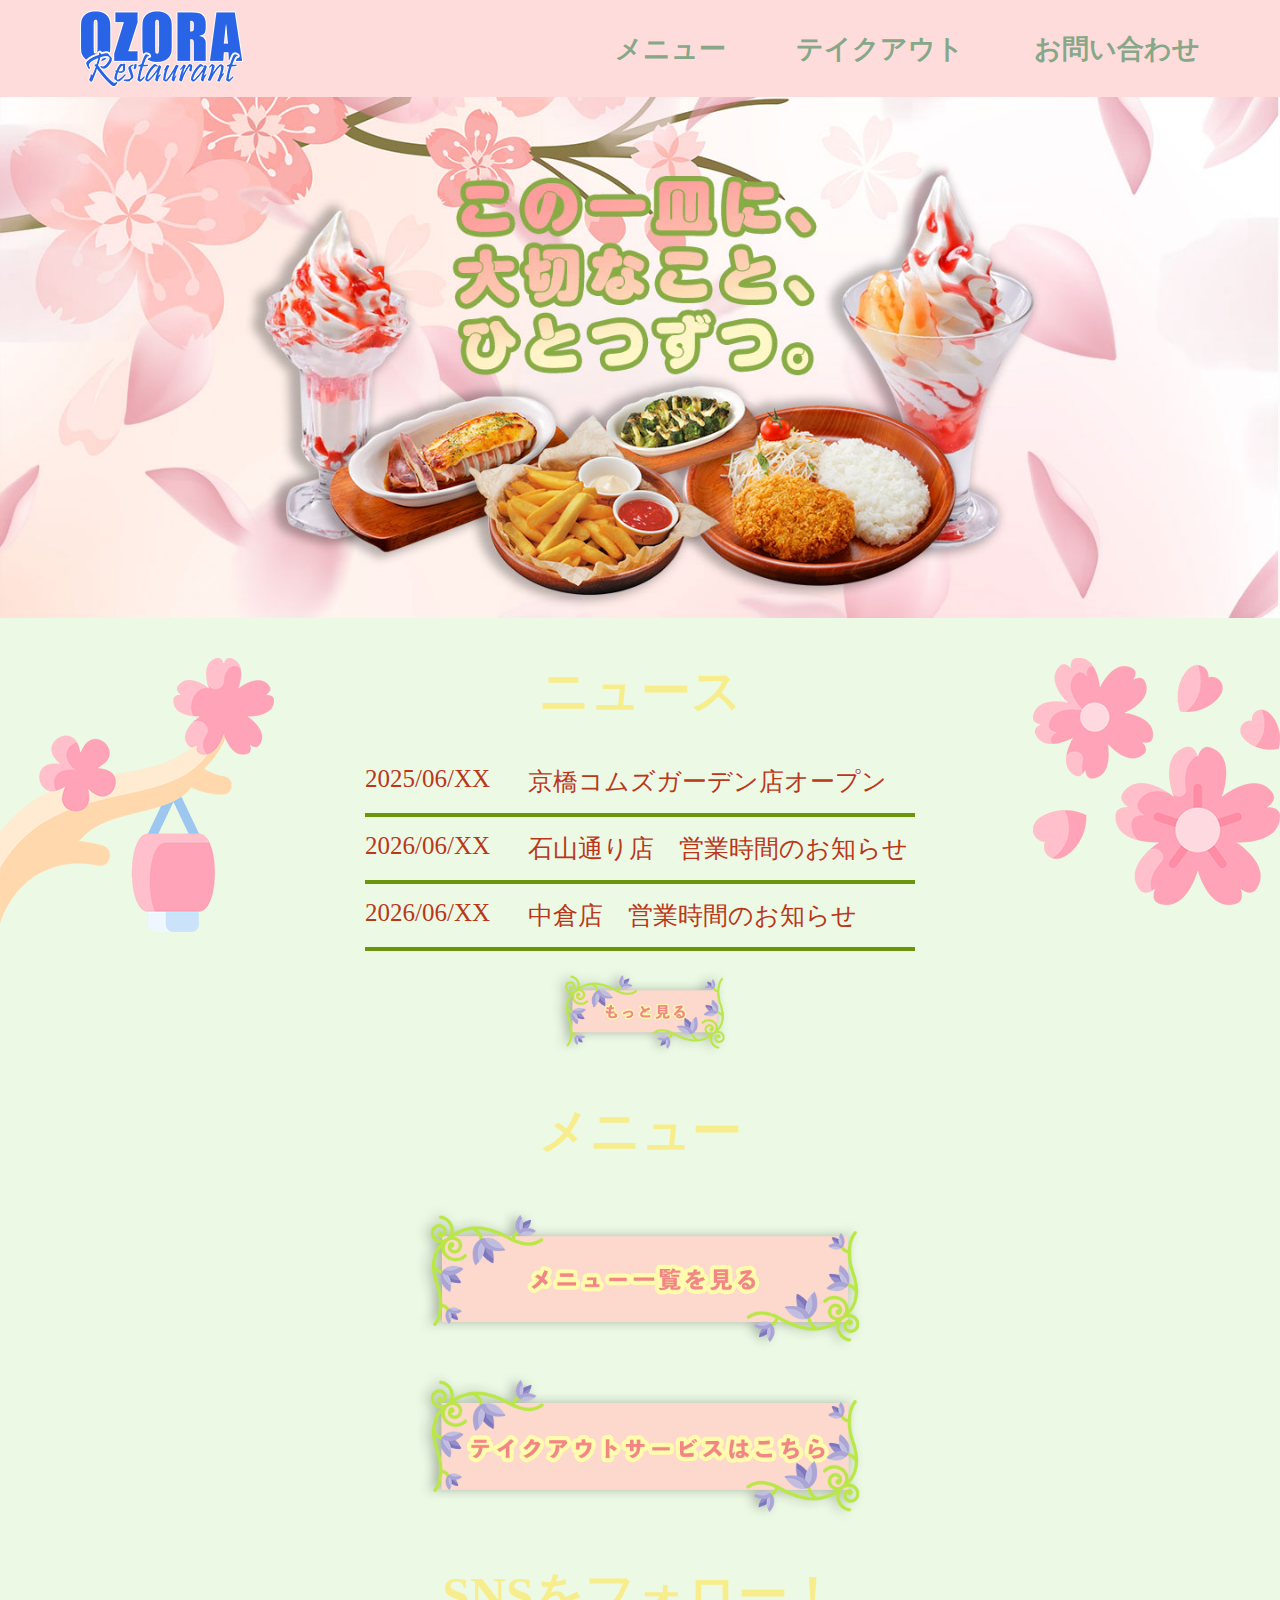
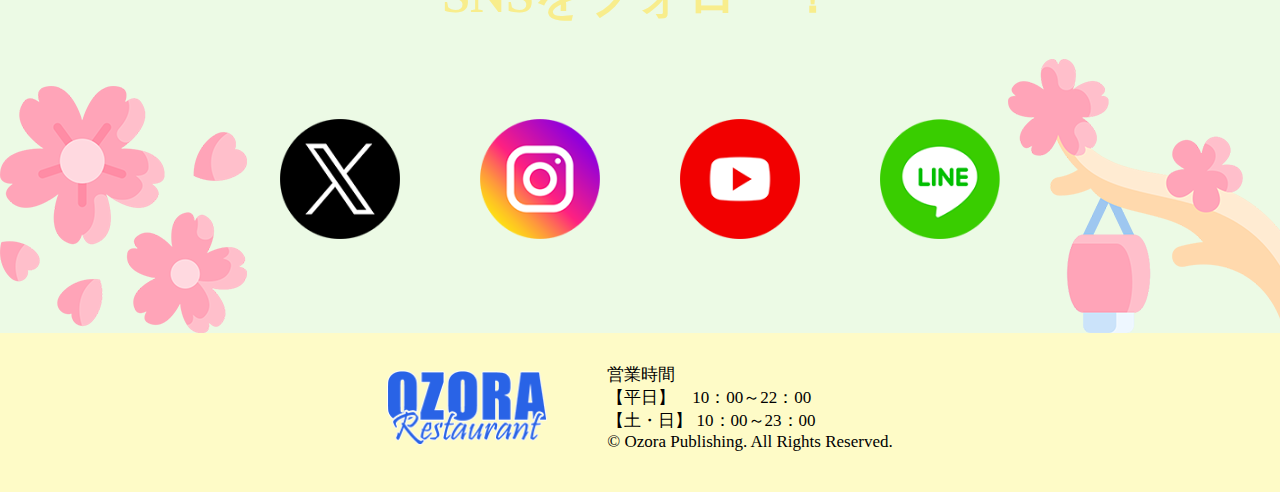
<file: index.html>
<!DOCTYPE html>
<html lang="en">
  <head>
    <meta charset="UTF-8" />
    <meta name="viewport" content="width=device-width, initial-scale=1.0" />
    <title>Ozora Restaurant</title>
    <link rel="stylesheet" href="restoran.css" />
  </head>
    <div id="top">
      <img src="IMG/logo.png" alt="" />
      <ul id="navigasi">
        <li><a href="menu.html">メニュー</a></li>
        <li><a href="takeout.html">テイクアウト</a></li>
        <li><a href="form.html">お問い合わせ</a></li>
      </ul>
    </div>
    <div id="banner">
      <img src="IMG/images/banner_02.jpg" alt="" />
    </div>
    <div id="news">
      <p id="judul">ニュース</p>
      <div id="teksberita">
        <a href="#">2025/06/XX<span>___</span>京橋コムズガーデン店オープン</a>
        <a href="#">2026/06/XX<span>___</span>石山通り店　営業時間のお知らせ</a>
        <a href="#">2026/06/XX<span>___</span>中倉店　営業時間のお知らせ</a>
      </div>
      <a href="#"><img src="IMG/BUTTON NEWS.png" alt="" class="tombol"/></a>
    </div>
    <div id="menusatulagi">
      <p id="judul">メニュー</p>
      <a href="menu.html"><img src="IMG/BUTTON MENU 1.png" alt="" class="tombol"/></a><br />
      <a href="takeout.html"><img src="IMG/BUTTON MENU 2.png" alt="" class="tombol"/></a>
    </div>
    <div id="sns">
      <p id="judul">SNSをフォロー！</p>
      <ul id="ikon_sns">
        <li>
          <a href="https://x.com/"
            ><img src="IMG/SNSアイコン/twitter.png" alt=""
          /></a>
        </li>
        <li>
          <a href="https://instagram.com/"
            ><img src="IMG/SNSアイコン/instagram.png" alt=""
          /></a>
        </li>
        <li>
          <a href="https://youtube.com/"
            ><img src="IMG/SNSアイコン/youtube.png" alt=""
          /></a>
        </li>
        <li>
          <a href="https://line.com/"
            ><img src="IMG/SNSアイコン/line.png" alt=""
          /></a>
        </li>
      </ul>
    </div>
    <div id="footer">
      <img src="IMG/logo.png" alt="" />
      <p>
        営業時間<br />
        【平日】　10：00～22：00<br />
        【土・日】 10：00～23：00<br />
        © Ozora Publishing. All Rights Reserved.
      </p>
    </div>
  </body>
</html>
</file>
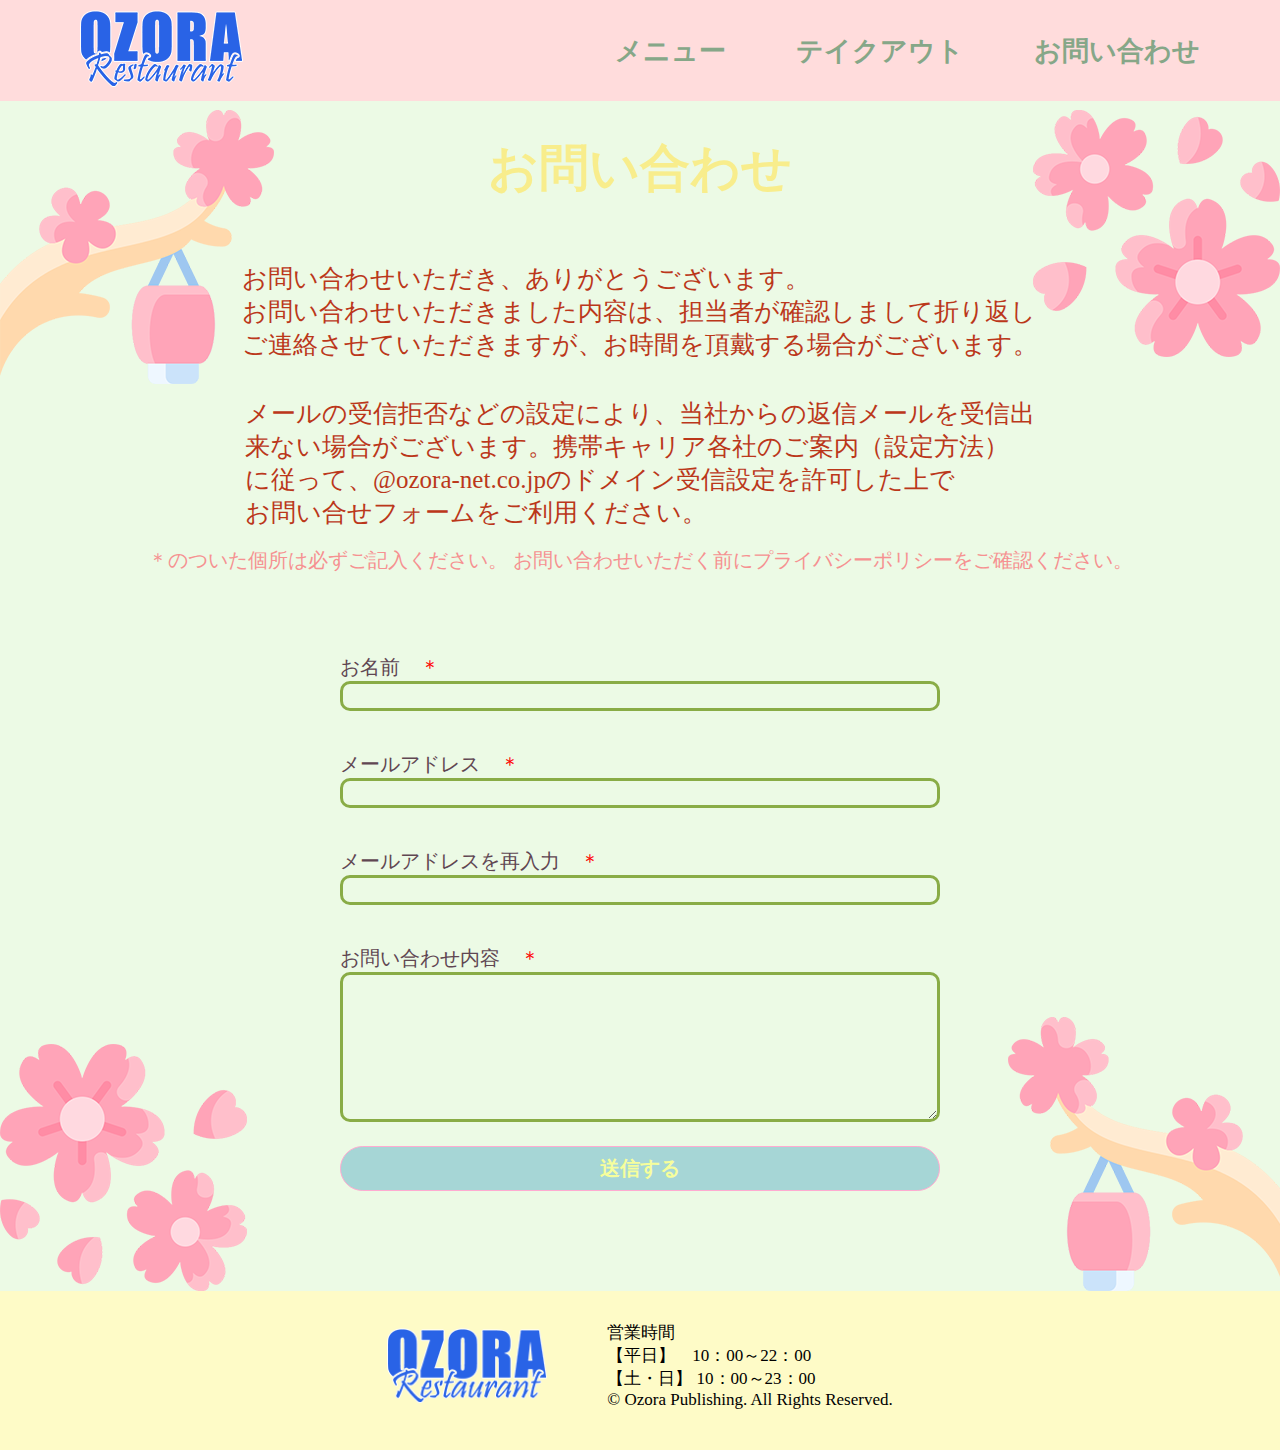
<file: form.html>
<!DOCTYPE html>
<html lang="en">
  <head>
    <meta charset="UTF-8" />
    <meta name="viewport" content="width=device-width, initial-scale=1.0" />
    <title>Ozora Restaurant</title>
    <link rel="stylesheet" href="form.css" />
  </head>
  <body>
    <div id="top">
      <a href="index.html"><img src="IMG/logo.png" alt="" /></a>
      <ul id="navigasi">
        <li><a href="menu.html">メニュー</a></li>
        <li><a href="takeout.html">テイクアウト</a></li>
        <li><a href="form.html">お問い合わせ</a></li>
      </ul>
    </div>
    <div id="isiteks">
      <h2>お問い合わせ</h2>
      <p class="ingfo">
        お問い合わせいただき、ありがとうございます。<br>
        お問い合わせいただきました内容は、担当者が確認しまして折り返し<br>ご連絡させていただきますが、お時間を頂戴する場合がございます。
      </p><br><br>
      <p class="ingfo">
        メールの受信拒否などの設定により、当社からの返信メールを受信出<br>来ない場合がございます。携帯キャリア各社のご案内（設定方法）<br>に従って、@ozora-net.co.jpのドメイン受信設定を許可した上で<br>お問い合せフォームをご利用ください。
      </p><br>
      <p id="bintang">
        ＊のついた個所は必ずご記入ください。
        お問い合わせいただく前にプライバシーポリシーをご確認ください。
      </p>
    </div>
    <div id="form">
        <form>
            <label for="name">お名前<span>　＊</span></label><br>
            <input type="text"><br>
            <label for="email">メールアドレス<span>　＊</span></label><br>
            <input type="email" name="" id=""><br>
            <label for="text">メールアドレスを再入力<span>　＊</span></label><br>
            <input type="text"><br>
            <label for="text">お問い合わせ内容<span>　＊</span></label><br>
            <textarea name="textarea" id="textarea" rows="6" cols="50"></textarea><br>
            <button type="button">送信する</button>
        </form>
    </div>
    <div id="footer">
        <img src="IMG/logo.png" alt="" />
      <p>
        営業時間<br />
        【平日】　10：00～22：00<br />
        【土・日】 10：00～23：00<br />
        © Ozora Publishing. All Rights Reserved.
      </p>
    </div>
  </body>
</html>
</file>
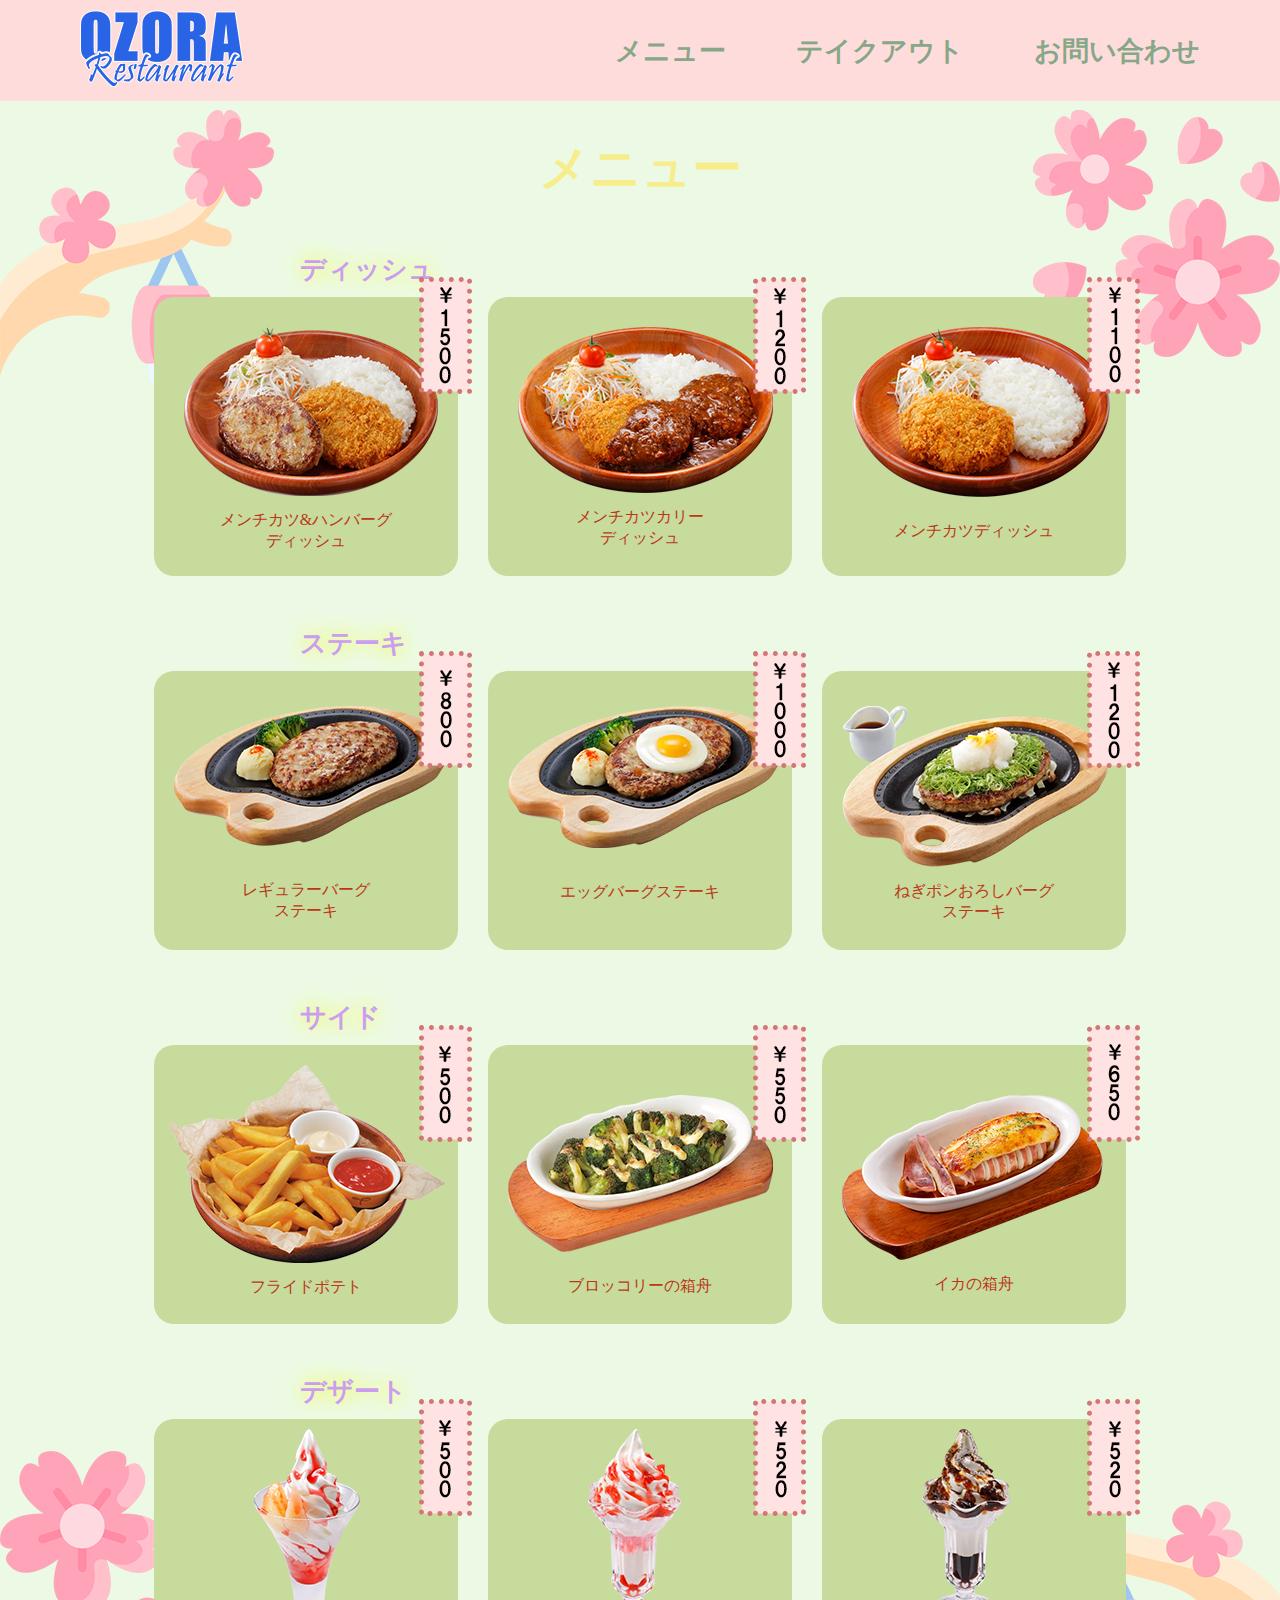
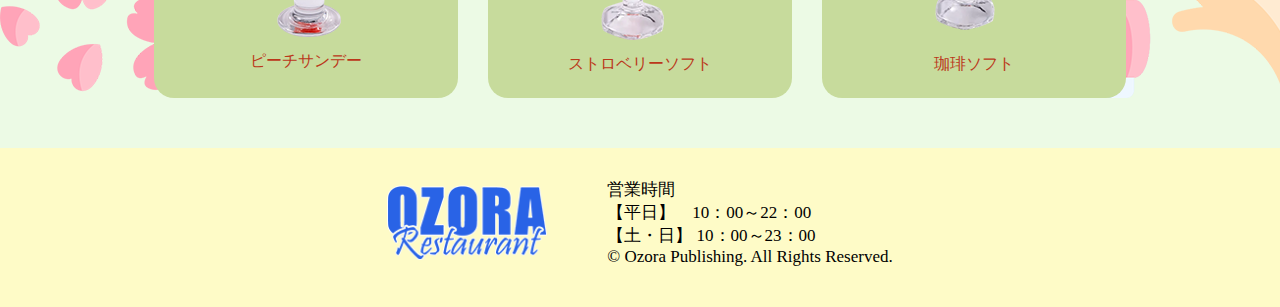
<file: menu.html>
<!DOCTYPE html>
<html lang="en">
  <head>
    <meta charset="UTF-8" />
    <meta name="viewport" content="width=device-width, initial-scale=1.0" />
    <title>Ozora Restaurant</title>
    <link rel="stylesheet" href="menu.css" />
  </head>
  <body>
    <div id="top">
      <a href="index.html"><img src="IMG/logo.png" alt="" /></a>
      <ul id="navigasi">
        <li><a href="menu.html">メニュー</a></li>
        <li><a href="takeout.html">テイクアウト</a></li>
        <li><a href="form.html">お問い合わせ</a></li>
      </ul>
    </div>
    <div id="makanan">
        <h2>メニュー</h2>
        <p class="kategori">ディッシュ</p>
        <div>
            <ul>
              <li id="ab">
                <img class="harga" src="IMG/harga/1500.png" alt="">
                <img class="katsu" src="IMG/メニュー/メンチカツ&ハンバーグディッシュ.png" alt="">
                <p class="tulisan">メンチカツ&ハンバーグ<br>ディッシュ</p>
              </li>
              <li id="cd">
                <img class="harga" src="IMG/harga/1200.png" alt="">
                <img class="katsu" src="IMG/メニュー/メンチカツカリーディッシュ.png" alt="">
                <p class="tulisan">メンチカツカリー<br>ディッシュ</p>
              </li>
              <li id="ef">
                <img class="harga" src="IMG/harga/1100.png" alt="">
                <img class="katsu" src="IMG/メニュー/メンチカツディッシュ.png" alt="">
                <p class="tulisann">メンチカツディッシュ</p>
              </li>
            </ul>
        </div>
    </div>
    <div id="steak">
      <p class="kategori">ステーキ</p>
      <ul>
        <li id="gh">
          <img class="harga" src="IMG/harga/800.png" alt="">
          <img class="daging" src="IMG/メニュー/レギュラーバーグステーキ.png" alt="">
          <p class="tulisannn">レギュラーバーグ<br>ステーキ</p>
        </li>
        <li id="ij">
          <img class="harga" src="IMG/harga/1000.png" alt="">
          <img class="daging" src="IMG/メニュー/エッグバーグステーキ.png" alt="">
          <p class="tulisannn">エッグバーグステーキ</p>
        </li>
        <li id="kl">
          <img class="harga" src="IMG/harga/1200.png" alt="">
          <img class="daging" src="IMG/メニュー/ねぎポンおろしバーグステーキ.png" alt="">
          <p class="tulisan">ねぎポンおろしバーグ<br>ステーキ</p>
        </li>
      </ul>
    </div>
    <div id="snack">
      <p class="kategori">サイド</p>
      <ul>
        <li id="mn">
          <img class="harga" src="IMG/harga/500.png" alt="">
          <img class="kentang" src="IMG/メニュー/びっくりフライドポテト.png" alt="">
          <p class="tulisan">フライドポテト</p>
        </li>
        <li id="op">
          <img class="harga" src="IMG/harga/550.png" alt="">
          <img class="side" src="IMG/メニュー/ブロッコリーの箱舟.png" alt="">
          <p class="tulisann">ブロッコリーの箱舟</p>
        </li>
        <li id="qr">
          <img class="harga" src="IMG/harga/650.png" alt="">
          <img class="side" src="IMG/メニュー/イカの箱舟.png" alt="">
          <p class="tulisan">イカの箱舟</p>
        </li>
      </ul>
    </div>
    <div id="minuman">
      <p class="kategori">デザート</p>
      <ul>
        <li id="st">
          <img class="harga" src="IMG/harga/500.png" alt="">
          <img class="parfait" src="IMG/メニュー/ピーチサンデー.png" alt="">
          <p class="tulisan">ピーチサンデー</p>
        </li>
        <li id="uv">
          <img class="harga" src="IMG/harga/520.png" alt="">
          <img class="parfait" src="IMG/メニュー/ストロベリーソフト.png" alt="">
          <p class="tulisan">ストロベリーソフト</p>
        </li>
        <li id="xyz">
          <img class="harga" src="IMG/harga/520.png" alt="">
          <img class="parfait" src="IMG/メニュー/珈琲ソフト.png" alt="">
          <p class="tulisann">珈琲ソフト</p>
        </li>
      </ul>
    </div>
    <div id="footer">
        <img src="IMG/logo.png" alt="" />
      <p>
        営業時間<br />
        【平日】　10：00～22：00<br />
        【土・日】 10：00～23：00<br />
        © Ozora Publishing. All Rights Reserved.
      </p>
    </div>
  </body>
</html>
</file>
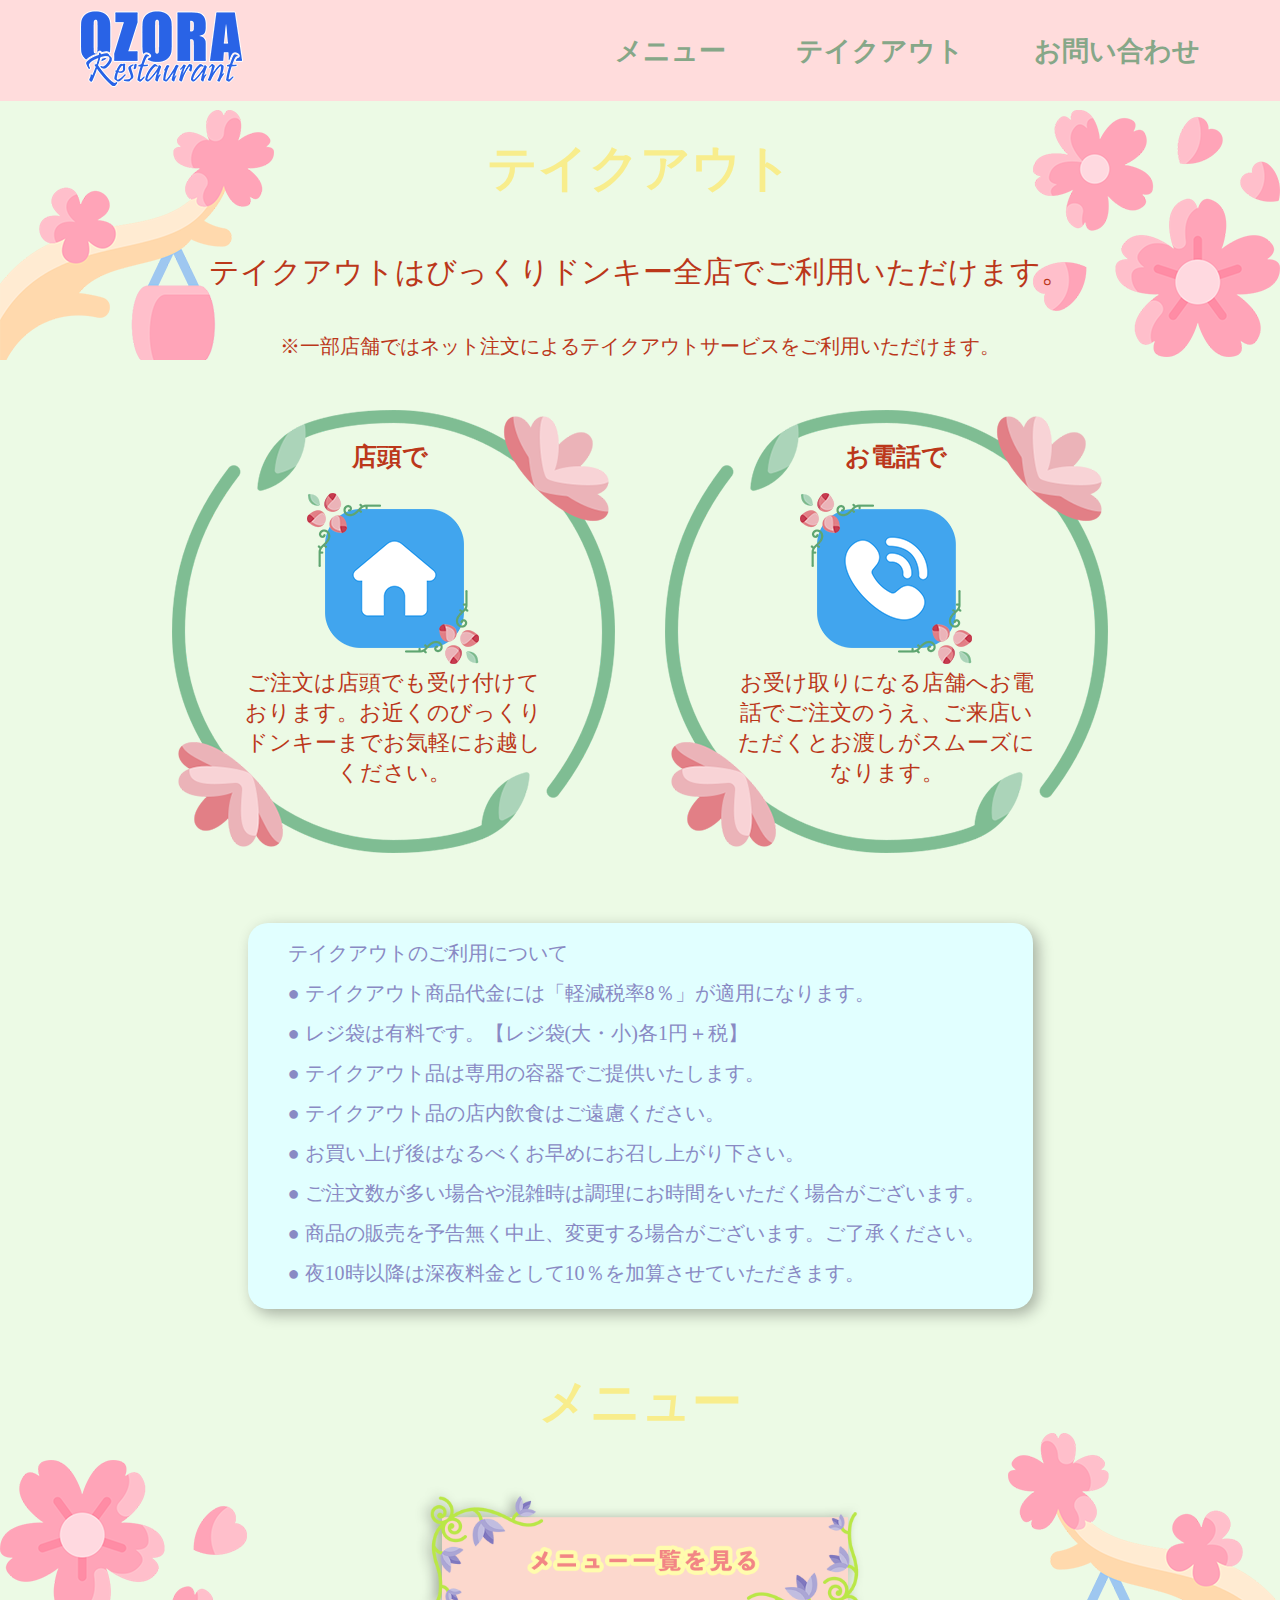
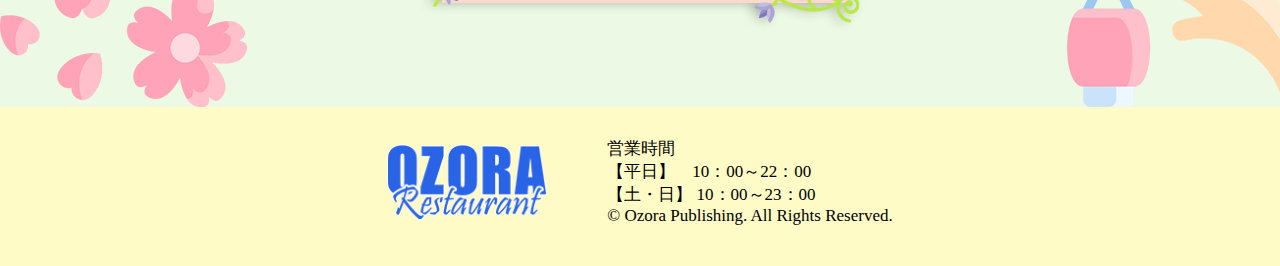
<file: takeout.html>
<!DOCTYPE html>
<html lang="en">
  <head>
    <meta charset="UTF-8" />
    <meta name="viewport" content="width=device-width, initial-scale=1.0" />
    <title>Ozora Restaurant</title>
    <link rel="stylesheet" href="takeout.css" />
  </head>
  <body>
    <div id="top">
      <a href="index.html"><img src="IMG/logo.png" alt="" /></a>
      <ul id="navigasi">
        <li><a href="menu.html">メニュー</a></li>
        <li><a href="takeout.html">テイクアウト</a></li>
        <li><a href="form.html">お問い合わせ</a></li>
      </ul>
    </div>
    <div id="tulisan">
      <h2>テイクアウト</h2>
      <p id="atas">テイクアウトはびっくりドンキー全店でご利用いただけます。</p>
      <p id="bintang">
        ※一部店舗ではネット注文によるテイクアウトサービスをご利用いただけます。
      </p>
    </div>
    <div id="bingkai">
      <ul>
        <li>
          <p class="pendek">店頭で</p>
          <img src="IMG/home.png" alt="" />
          <p class="bawah">
            ご注文は店頭でも受け付けて<br>おります。お近くのびっくり<br>ドンキーまでお気軽にお越し<br>ください。
          </p>
        </li>
        <li>
          <p class="pendek">お電話で</p>
          <img src="IMG/phone.png" alt="" />
          <p class="bawah">
            お受け取りになる店舗へお電<br>話でご注文のうえ、ご来店い<br>ただくとお渡しがスムーズに<br>なります。
          </p>
        </li>
      </ul>
    </div>
    <div id="teks">
      <p id="judul">テイクアウトのご利用について</p>
      <p id="isinya">
        ● テイクアウト商品代金には「軽減税率8％」が適用になります。 <br>●
        レジ袋は有料です。【レジ袋(大・小)各1円＋税】 <br>●
        テイクアウト品は専用の容器でご提供いたします。 <br>●
        テイクアウト品の店内飲食はご遠慮ください。 <br>●
        お買い上げ後はなるべくお早めにお召し上がり下さい。 <br>●
        ご注文数が多い場合や混雑時は調理にお時間をいただく場合がございます。 <br>●
        商品の販売を予告無く中止、変更する場合がございます。ご了承ください。 <br>●
        夜10時以降は深夜料金として10％を加算させていただきます。
      </p>
    </div>
    <div id="menu">
      <h2>メニュー</h2>
      <a href="menu.html"><img src="IMG/BUTTON MENU 1.png" alt="" /></a>
    </div>
    <div id="footer">
      <img src="IMG/logo.png" alt="" />
      <p>
        営業時間<br />
        【平日】　10：00～22：00<br />
        【土・日】 10：00～23：00<br />
        © Ozora Publishing. All Rights Reserved.
      </p>
    </div>
  </body>
</html>
</file>
<file: restoran.css>
* {
    margin: 0;
    padding: 0;
    box-sizing: border-box;
}

body {
    background-color: #ecfae5;
}

#top {
    background-color: #ffdcdc;
    background-position: top;
    padding: 10px 80px 10px;
    margin-bottom: 50px;
    display: flex;
    justify-content: space-between;
    align-items: center;
    position: fixed;
    z-index: 999;
    width: 100%;
    top: 0;
}

#navigasi {
    display: flex;
    list-style: none;
    gap: 70px;
}

#navigasi a {
    font-size: 27px;
    color: #86a788;
    text-decoration: none;
    font-weight: bold;
    transition: all 0.3s ease;
}

#navigasi a:hover {
    text-shadow: 2px 2px 5px rgba(0, 0, 0, 0.3);
    transform: scale(1.05);
}

#navigasi img {
    width: 120px;
    height: auto;
}

#banner {
    margin: 0 auto;
    padding-top: 145px;
}

#banner img {
    width: 100%;
    height: auto;
    display: block;
    margin-top: -50px;
}

#news {
    background-image: url(IMG/lampion\ atas.png), url(IMG/sakura\ atas.png);
    background-position: left top, right top;
    background-repeat: no-repeat, no-repeat;
}

#news a {
    justify-content: center;
    display: flex;
}

#news img {
    width: 180px;
}

#judul {
    font-size: 50px;
    font-weight: bold;
    text-align: center;
    color: #f8ed8c;
    margin-top: 40px;
    margin-bottom: 40px;
}

#teksberita {
    font-size: 25px;
    text-align: left;
    width: 550px;
    margin: 0 auto;
    
}

#teksberita a {
    justify-content: left;
    color: #bb371a;
    text-decoration: none;
    border-bottom: solid 4px #6a960c;
    padding-bottom: 15px;
    margin-bottom: 15px;
}

#teksberita a:hover {
    color: #ffa989;
}

span {
    color: #ecfae5;
}

#menusatulagi a {
    display: flex;
    justify-content: center;
}

#menusatulagi img {
    width: 450px;
}

.tombol:hover {
    transform: scale(1.05);
}

#sns {
    background-image: url(IMG/sakuran\ bawah.png), url(IMG/lampion\ bawah.png);
    background-position: left bottom, right bottom;
    background-repeat: no-repeat, no-repeat;
}

#ikon_sns {
    display: flex;
    list-style: none;
    gap: 80px;
    justify-content: center;
}

#ikon_sns img {
    width: 120px;
    margin-top: 50px;
    margin-bottom: 90px;
}

#ikon_sns img:hover {
    transform: rotate(3deg);
}

#footer {
    background-color: #fefbc7;
    background-position: bottom;
    display: flex;
    align-items: center;
    gap: 60px;
    padding: 30px 80px 40px;
    justify-content: center;
}

#footer img {
    width: 160px;
}

#footer p {
    font-size: 17px;
}
</file>
<file: form.css>
* {
    margin: 0;
    padding: 0;
    box-sizing: border-box;
}

body {
    background-color: #ecfae5;
}

#top {
    background-color: #ffdcdc;
    background-position: top;
    padding: 10px 80px 10px;
    margin-bottom: 30px;
    display: flex;
    justify-content: space-between;
    align-items: center;
    position: fixed;
    z-index: 999;
    width: 100%;
    top: 0;
}

#navigasi {
    display: flex;
    list-style: none;
    gap: 70px;
}

#navigasi a {
    font-size: 27px;
    color: #86a788;
    font-weight: bold;
    text-decoration: none;
    transition: all 0.3s ease;
}

#navigasi a:hover {
    text-shadow: 2px 2px 5px rgba(0, 0, 0, 0.3);
    transform: scale(1.05);
}

#navigasi img {
    width: 120px;
    height: auto;
}

#isiteks {
    background-image: url(IMG/lampion\ atas.png), url(IMG/sakura\ atas.png);
    background-position: left top, right top;
    background-repeat: no-repeat, no-repeat;
    padding-top: 25px;
    margin-top: 110px;
}

h2 {
    display: flex;
    justify-content: center;
    font-size: 50px;
    color: #f8ed8c;
    margin-bottom: 60px;
}

.ingfo {
    display: flex;
    justify-content: center;
    text-align: justify;
    font-size: 25px;
    color: #bb371a;
}

#bintang {
    display: flex;
    justify-content: center;
    text-align: left ;
    font-size: 20px;
    color: #f69191;
    margin-bottom: 80px;
}

#form {
    background-image: url(IMG/sakuran\ bawah.png), url(IMG/lampion\ bawah.png);
    background-position: left bottom, right bottom;
    background-repeat: no-repeat, no-repeat;
}

form {
    width: 600px;
    margin: 0 auto;   
}

span {
    color: #ff0000;
}

label {
    font-size: 20px;
    color: #604652;
}

input {
    width: 600px;
    height: 30px;
    margin-bottom: 40px;
    border: 3px solid #89ac46;
    border-radius: 10px;
    background-color: #ecfae5;
}

textarea {
    width: 600px;
    height: 150px;
    margin-bottom: 20px;
    border: 3px solid #89ac46;
    border-radius: 10px;
    background-color: #ecfae5;
}

button {
    height: 45px;
    width: 600px;
    background-color: #a6d6d6;
    font-size: 20px;
    color: #f6fe9c;
    margin-bottom: 100px;
    font-weight: bold;
    border-radius: 50px;
    border: 1px solid #ffabd1;
    cursor: pointer;
}

button:hover {
    background-color: #bceaea;
}

#footer {
    background-color: #fefbc7;
    background-position: bottom;
    display: flex;
    align-items: center;
    gap: 60px;
    padding: 30px 80px 40px;
    justify-content: center;
}

#footer img {
    width: 160px;
}

#footer p {
    font-size: 17px;
}
</file>
<file: menu.css>
* {
    margin: 0;
    padding: 0;
    box-sizing: border-box;
}

body {
    background-color: #ecfae5;
}

#top {
    background-color: #ffdcdc;
    background-position: top;
    padding: 10px 80px 10px;
    margin-bottom: 50px;
    display: flex;
    justify-content: space-between;
    align-items: center;
    position: fixed;
    z-index: 999;
    width: 100%;
    top: 0;
}

#navigasi {
    display: flex;
    list-style: none;
    gap: 70px;
}

#navigasi a {
    font-size: 27px;
    color: #86a788;
    text-decoration: none;
    font-weight: bold;
    transition: all 0.3s ease;
}

#navigasi a:hover {
    text-shadow: 2px 2px 5px rgba(0, 0, 0, 0.3);
    transform: scale(1.05);
}

#navigasi img {
    width: 120px;
}

#makanan {
    background-image: url(IMG/lampion\ atas.png), url(IMG/sakura\ atas.png);
    background-position: left top, right top;
    background-repeat: no-repeat, no-repeat;
    margin-top: 110px;
    padding-top: 25px;
}

h2 {
    display: flex;
    justify-content: center;
    font-size: 50px;
    font-weight: bold;
    color: #f8ed8c;
    margin-bottom: 50px;
}

.tulisan {
    text-align: center;
    color: #bb371a;
    margin-top: 10px;
}

.tulisann {
    text-align: center;
    color: #bb371a;
    margin-top: 20px;
}

.tulisannn {
    text-align: center;
    color: #bb371a;
    margin-top: 30px;
}

#makanan ul {
    display: flex;
    list-style: none;
    gap: 30px;
    justify-content: center;
    margin-bottom: 50px;
}

.kategori {
    font-weight: bold;
    font-size: 26px;
    color: #cb9df0;
    margin-left: 300px;
    margin-bottom: 10px;
    text-shadow: 0 0 20px #f6ff00;
}

.harga {
    position: absolute;
    margin-left: 265px;
    margin-top: -20px;
}

.katsu {
    margin-left: 30px;
    margin-top: 30px;
}

.daging {
    margin-left: 20px;
    margin-top: 35px;
}

.kentang {
    margin-left: 15px;
    margin-top: 20px;
}

.side {
    margin-left: 20px;
    margin-top: 50px;
}

.parfait {
      margin-left: 100px;
      margin-top: 10px;
} 

#ab {
    background-color: #c7db9c;
    width: 304px;
    height: 279px;
    border-radius: 20px;
}

#cd {
    background-color: #c7db9c;
    width: 304px;
    height: 279px;
    border-radius: 20px;
}

#ef {
    background-color: #c7db9c;
    width: 304px;
    height: 279px;
    border-radius: 20px;
}

#steak ul {
    display: flex;
    justify-content: center;
    gap: 30px;
    list-style: none;
    margin-bottom: 50px;
}

#gh {
    background-color: #c7db9c;
    width: 304px;
    height: 279px;
    border-radius: 20px;
}

#ij {
    background-color: #c7db9c;
    width: 304px;
    height: 279px;
    border-radius: 20px;
}

#kl {
    background-color: #c7db9c;
    width: 304px;
    height: 279px;
    border-radius: 20px;
}

#snack ul {
    display: flex;
    justify-content: center;
    gap: 30px;
    list-style: none;
    margin-bottom: 50px;
}

#mn {
    background-color: #c7db9c;
    width: 304px;
    height: 279px;
    border-radius: 20px;
}

#op {
    background-color: #c7db9c;
    width: 304px;
    height: 279px;
    border-radius: 20px;
}

#qr {
    background-color: #c7db9c;
    width: 304px;
    height: 279px;
    border-radius: 20px;
}

#minuman {
    background-image: url(IMG/sakuran\ bawah.png), url(IMG/lampion\ bawah.png);
    background-position: left bottom, right bottom;
    background-repeat: no-repeat, no-repeat;
}

#minuman ul {
    display: flex;
    justify-content: center;
    gap: 30px;
    list-style: none;
    margin-bottom: 50px;
}

#st {
    background-color: #c7db9c;
    width: 304px;
    height: 279px;
    border-radius: 20px;
}

#uv {
    background-color: #c7db9c;
    width: 304px;
    height: 279px;
    border-radius: 20px;
}

#xyz {
    background-color: #c7db9c;
    width: 304px;
    height: 279px;
    border-radius: 20px;
}

#footer {
    background-color: #fefbc7;
    background-position: bottom;
    display: flex;
    align-items: center;
    gap: 60px;
    padding: 30px 80px 40px;
    justify-content: center;
}

#footer img {
    width: 160px;
}

#footer p {
    font-size: 17px;
}
</file>
<file: takeout.css>
* {
    margin: 0;
    padding: 0;
    box-sizing: border-box;
}

body {
    background-color: #ecfae5;
}

#top {
    background-color: #ffdcdc;
    background-position: top;
    padding: 10px 80px 10px;
    margin-bottom: 50px;
    display: flex;
    justify-content: space-between;
    align-items: center;
    position: fixed;
    z-index: 999;
    width: 100%;
    top: 0;
}

#navigasi {
    display: flex;
    list-style: none;
    gap: 70px;
}

#navigasi a {
    font-size: 27px;
    color: #86a788;
    text-decoration: none;
    font-weight: bold;
    transition: all 0.3s ease;
}

#navigasi a:hover {
    text-shadow: 2px 2px 5px rgba(0, 0, 0, 0.3);
    transform: scale(1.05);
}

#navigasi img {
    width: 150px;
}

#tulisan {
    background-image: url(IMG/lampion\ atas.png), url(IMG/sakura\ atas.png);
    background-position: left top, right top;
    background-repeat: no-repeat, no-repeat;
    margin-top: 110px;
    padding-top: 25px;
}

h2 {
    font-size: 50px;
    display: flex;
    justify-content: center;
    color: #f8ed8c;
    margin-bottom: 50px;
}

#atas {
    font-size: 30px;
    color: #bb371a;
    display: flex;
    justify-content: center;
    text-align: center;
    margin-bottom: 40px;
}

#bintang {
    font-size: 20px;
    color: #bb371a;
    display: flex;
    justify-content: center;
    text-align: center;
}

#bingkai {
    margin-bottom: 70px;
}

#bingkai ul {
    display: flex;
    gap: 50px;
    justify-content: center;
    list-style: none;
    padding-top: 50px;
}

#bingkai li {
    background-image: url(IMG/bingkai.png);
    background-repeat: no-repeat;
    width: 443px;
    height: 443px;
}

#bingkai img {
    margin-left: 135px;
    margin-top: 20px;
}

#bingkai p {
    color: #bb371a;
}

.pendek {
    margin-left: 180px;
    margin-top: 30px;
    font-size: 25px;
    font-weight: bold;
}

.bawah {
    font-size: 22px;
    text-align: center;
}

#teks {
    background-color: #e1ffff;
    height: 386px;
    width: 785px;
    margin: 0 auto;
    border-radius: 20px;
    margin-bottom: 60px;
    box-shadow: 5px 5px 15px rgba(0, 0, 0, 0.3);
}

#teks p {
    color: #898ac4;
    line-height: 2;
    font-size: 20px;
    padding-left: 40px;
}

#judul {
    padding-top: 10px;
}

#menu {
    background-image: url(IMG/sakuran\ bawah.png), url(IMG/lampion\ bawah.png);
    background-position: left bottom, right bottom;
    background-repeat: no-repeat, no-repeat;
    text-align: center;
}

#menu img {
    width: 450px;
    margin-bottom: 70px;
}

#menu img:hover {
    transform: scale(1.05);
}

#footer {
    background-color: #fefbc7;
    background-position: bottom;
    display: flex;
    align-items: center;
    gap: 60px;
    padding: 30px 80px 40px;
    justify-content: center;
}

#footer img {
    width: 160px;
}

#footer p {
    font-size: 17px;
}
</file>
